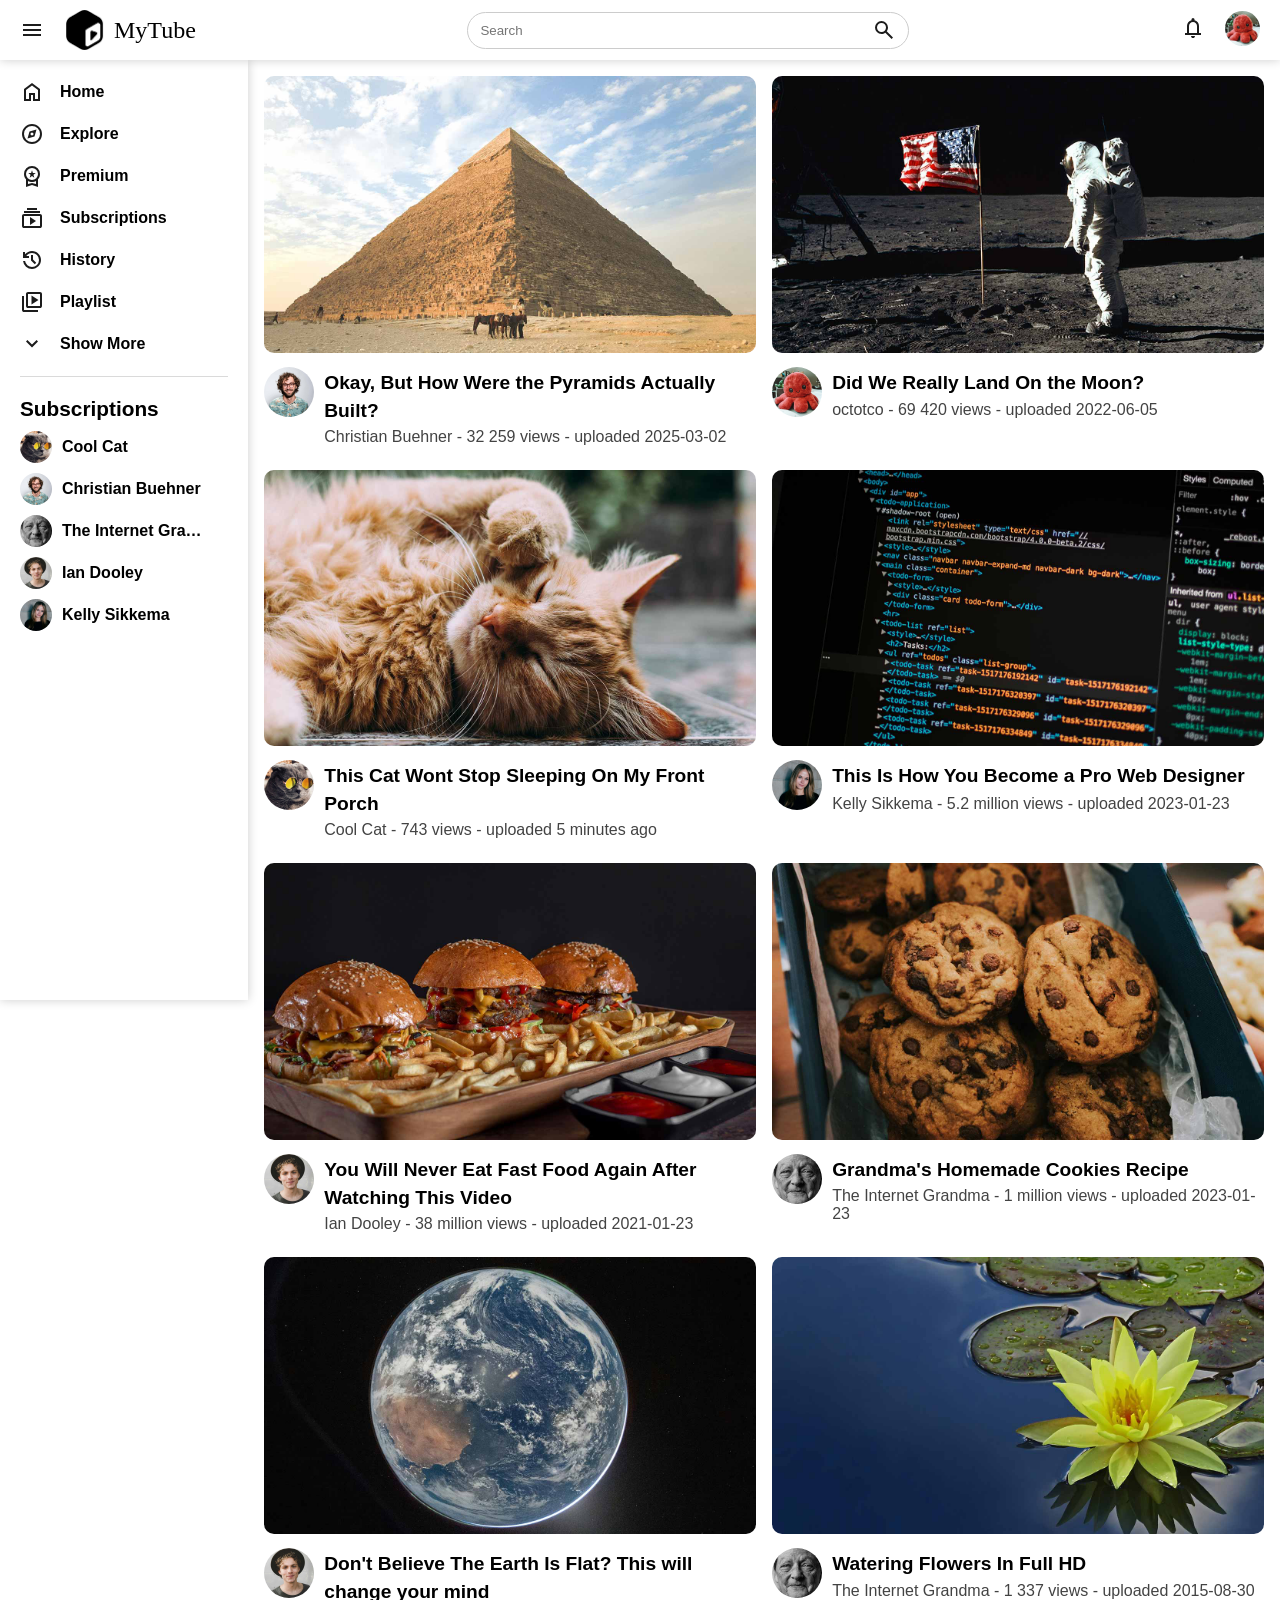
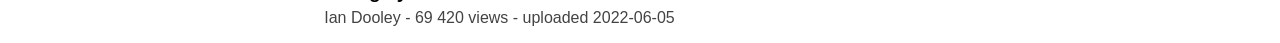
<file: index.html>
<!DOCTYPE html>
<html lang="en">

<head>
    <meta charset="UTF-8">
    <meta name="viewport" content="width=device-width, initial-scale=1.0">
    <link rel="stylesheet" href="css/style.css">
    <link rel="shortcut icon" href="misc/favicon.ico" type="image/x-icon">
    <title>MyTube | Homepage</title>
</head>

<body>
    <div id="wrapper-index" class="wrapper">
        <!-- Top Navbar -->
        <nav class="flex-div">
            <div class="nav-left flex-div">
                <img alt="Menu icon" src="img/icons/menu.svg" class="icon menu-button">
                <a href="index.html" class="flex-div">
                    <img alt="Logo icon" src="img/logo.png" style="max-height: 40px">
                    <h1 class="logo-text">MyTube</h1>
                </a>
            </div>
            <div class="nav-center flex-div">
                <div class="searchbar flex-div">
                    <input type="search" placeholder="Search">
                    <a href="" class="flex-div"><img alt="Search icon" src="img/icons/search.svg" class="icon"></a>
                </div>
            </div>

            <div class="nav-right flex-div">
                <a href=""><img alt="Notifications icon" src="img/icons/notifications.svg" class="icon"></a>
                <a href="channel.html"><img alt="Octopus" src="img/users/octopus.jpg" class="user-icon"></a>
            </div>
        </nav>

        <!-- Left Sidebar -->
        <aside class="sidebar">
            <div class="shortcut-links">
                <a href="index.html" class="flex-div"><img src="img/icons/home.svg" class="icon" alt="Home icon"><p>Home</p></a>
                <a href="" class="flex-div"><img src="img/icons/explore.svg" class="icon" alt="Explore icon"><p>Explore</p></a>
                <a href="" class="flex-div"><img src="img/icons/premium.svg" class="icon" alt="Premium icon"><p>Premium</p></a>
                <a href="" class="flex-div"><img src="img/icons/subscriptions.svg" class="icon" alt="Subscriptions icon"><p>Subscriptions</p></a>
                <a href="" class="flex-div"><img src="img/icons/history.svg" class="icon" alt="History icon"><p>History</p></a>
                <a href="" class="flex-div"><img src="img/icons/playlist.svg" class="icon" alt="Playlist icon"><p>Playlist</p></a>
                <a href="" class="flex-div"><img src="img/icons/arrow-down.svg" class="icon" alt="Arrow down icon"><p>Show More</p></a>
            </div>
            
            <hr>

            <div class="subscriptions">
                <h2>Subscriptions</h2>
                <a href="" class="flex-div"><img src="img/users/cool-cat.jpg" class="user-icon" alt="Cool Cat"><p>Cool Cat</p></a>
                <a href="" class="flex-div"><img src="img/users/christian-buehner.jpg" class="user-icon" alt="Christian Buehner"><p>Christian Buehner</p></a>
                <a href="" class="flex-div"><img src="img/users/grandma.jpg" class="user-icon" alt="The Internet Grandma"><p>The Internet Grandma</p></a>
                <a href="" class="flex-div"><img src="img/users/ian-dooley.jpg" class="user-icon" alt="Ian Dooley"><p>Ian Dooley</p></a>
                <a href="" class="flex-div"><img src="img/users/kelly-sikkema.jpg" class="user-icon" alt="Kelly Sikkema"><p>Kelly Sikkema</p></a>
            </div>

        </aside>

        <div class="fade-layer"></div>

        
        <!-- Main Content -->
        <main class="video-feed-container">
            <div>
                <a href="video.html"><img src="img/thumbnails/pyramid.jpg" class="thumbnail" alt="Pyramid"></a>
                <div class="info">
                    <a style="grid-area: user" href="channel.html"><img src="img/users/christian-buehner.jpg" class="user-icon" alt="Christian Buehner"></a>
                    <h2 style="grid-area: title"><a href="video.html" class="title">Okay, But How Were the Pyramids Built?</a></h2>
                    <p class="subtext">Christian Buehner - 32 259 views - uploaded 2025-03-02</p>
                </div>
            </div>
        </main>

    </div>



    <script src="js/feed.js"></script>
    <script src="js/sidebar.js"></script>

</body>

</html>
</file>
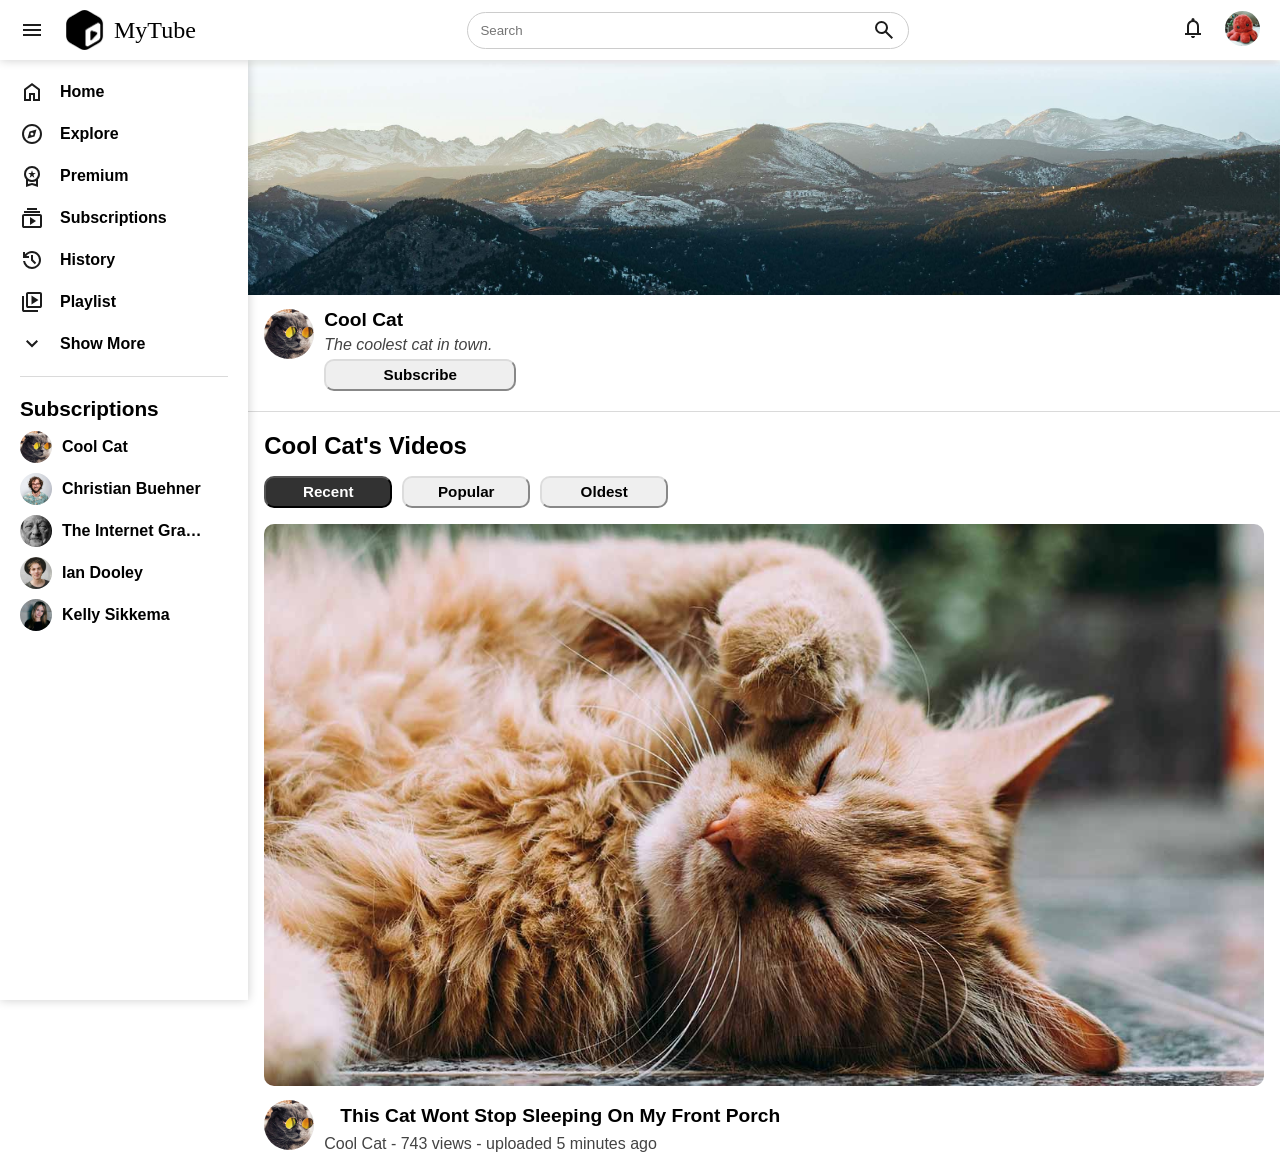
<file: channel.html>
<!DOCTYPE html>
<html lang="en">

<head>
    <meta charset="UTF-8">
    <meta name="viewport" content="width=device-width, initial-scale=1.0">
    <title>Channel</title>
    <link rel="stylesheet" href="css/style.css">
    <link rel="shortcut icon" href="misc/favicon.ico" type="image/x-icon">

</head>

<body>
    <div id="wrapper-channel" class="wrapper">
        <!-- Top Navbar -->
        <nav class="flex-div">
            <div class="nav-left flex-div">
                <img alt="Menu icon" src="img/icons/menu.svg" class="icon menu-button">
                <a href="index.html" class="flex-div">
                    <img alt="Logo icon" src="img/logo.png" style="max-height: 40px">
                    <h1 class="logo-text">MyTube</h1>
                </a>
            </div>
            <div class="nav-center flex-div">
                <div class="searchbar flex-div">
                    <input type="search" placeholder="Search">
                    <a href="" class="flex-div"><img alt="Search icon" src="img/icons/search.svg" class="icon"></a>
                </div>
            </div>

            <div class="nav-right flex-div">
                <a href=""><img alt="Notifications icon" src="img/icons/notifications.svg" class="icon"></a>
                <a href="channel.html"><img alt="Octopus" src="img/users/octopus.jpg" class="user-icon"></a>
            </div>
        </nav>

        <!-- Left Sidebar -->
        <aside class="sidebar">
            <div class="shortcut-links">
                <a href="index.html" class="flex-div"><img src="img/icons/home.svg" class="icon" alt="Home icon"><p>Home</p></a>
                <a href="" class="flex-div"><img src="img/icons/explore.svg" class="icon" alt="Explore icon"><p>Explore</p></a>
                <a href="" class="flex-div"><img src="img/icons/premium.svg" class="icon" alt="Premium icon"><p>Premium</p></a>
                <a href="" class="flex-div"><img src="img/icons/subscriptions.svg" class="icon" alt="Subscriptions icon"><p>Subscriptions</p></a>
                <a href="" class="flex-div"><img src="img/icons/history.svg" class="icon" alt="History icon"><p>History</p></a>
                <a href="" class="flex-div"><img src="img/icons/playlist.svg" class="icon" alt="Playlist icon"><p>Playlist</p></a>
                <a href="" class="flex-div"><img src="img/icons/arrow-down.svg" class="icon" alt="Arrow down icon"><p>Show More</p></a>
            </div>
            
            <hr>

            <div class="subscriptions">
                <h2>Subscriptions</h2>
                <a href="" class="flex-div"><img src="img/users/cool-cat.jpg" class="user-icon" alt="Cool Cat"><p>Cool Cat</p></a>
                <a href="" class="flex-div"><img src="img/users/christian-buehner.jpg" class="user-icon" alt="Christian Buehner"><p>Christian Buehner</p></a>
                <a href="" class="flex-div"><img src="img/users/grandma.jpg" class="user-icon" alt="The Internet Grandma"><p>The Internet Grandma</p></a>
                <a href="" class="flex-div"><img src="img/users/ian-dooley.jpg" class="user-icon" alt="Ian Dooley"><p>Ian Dooley</p></a>
                <a href="" class="flex-div"><img src="img/users/kelly-sikkema.jpg" class="user-icon" alt="Kelly Sikkema"><p>Kelly Sikkema</p></a>
            </div>

        </aside>


        <div class="fade-layer"></div>

        <!-- Main Content -->
        <main>
            <div class="channel-top">
                <img class="banner" src="img/banner.jpg" alt="Banner">
                <div class="info">
                    <img class="user-icon" src="img/users/cool-cat.jpg" alt="Cool Cat">
                    <h2 class="title">Cool Cat</h2>
                    <i class="subtext">The coolest cat in town.</i>
                    <button class="subscribe-button">Subscribe</button>
                </div>
            </div>

            <hr>

            
            <div class="channel-feed">
                <h2>Cool Cat's Videos</h2>
                
                <div class="sorting">
                    <button>Recent</button>
                    <button>Popular</button>
                    <button>Oldest</button>
                </div>

                <div class="video-feed-container">
                    <div>
                        <a href="video.html"><img src="img/thumbnails/eepy-cat.jpg" class="thumbnail" alt="Sleepy Cat"></a>
                        <div class="info">
                            <a style="grid-area: user" href="channel.html"><img src="img/users/cool-cat.jpg" class="user-icon" alt="Cool Cat"></a>
                            <h2 style="grid-area: title"><a href="video.html" class="title">This Cat Wont Stop Sleeping On My Front Porch</a></h2>
                            <p class="subtext">Cool Cat - 743 views - uploaded 5 minutes ago</p>
                        </div>
                    </div>
                </div>

            </div>

        </main>
    </div>

    <script src="js/sidebar.js"></script>

</body>

</html>
</file>
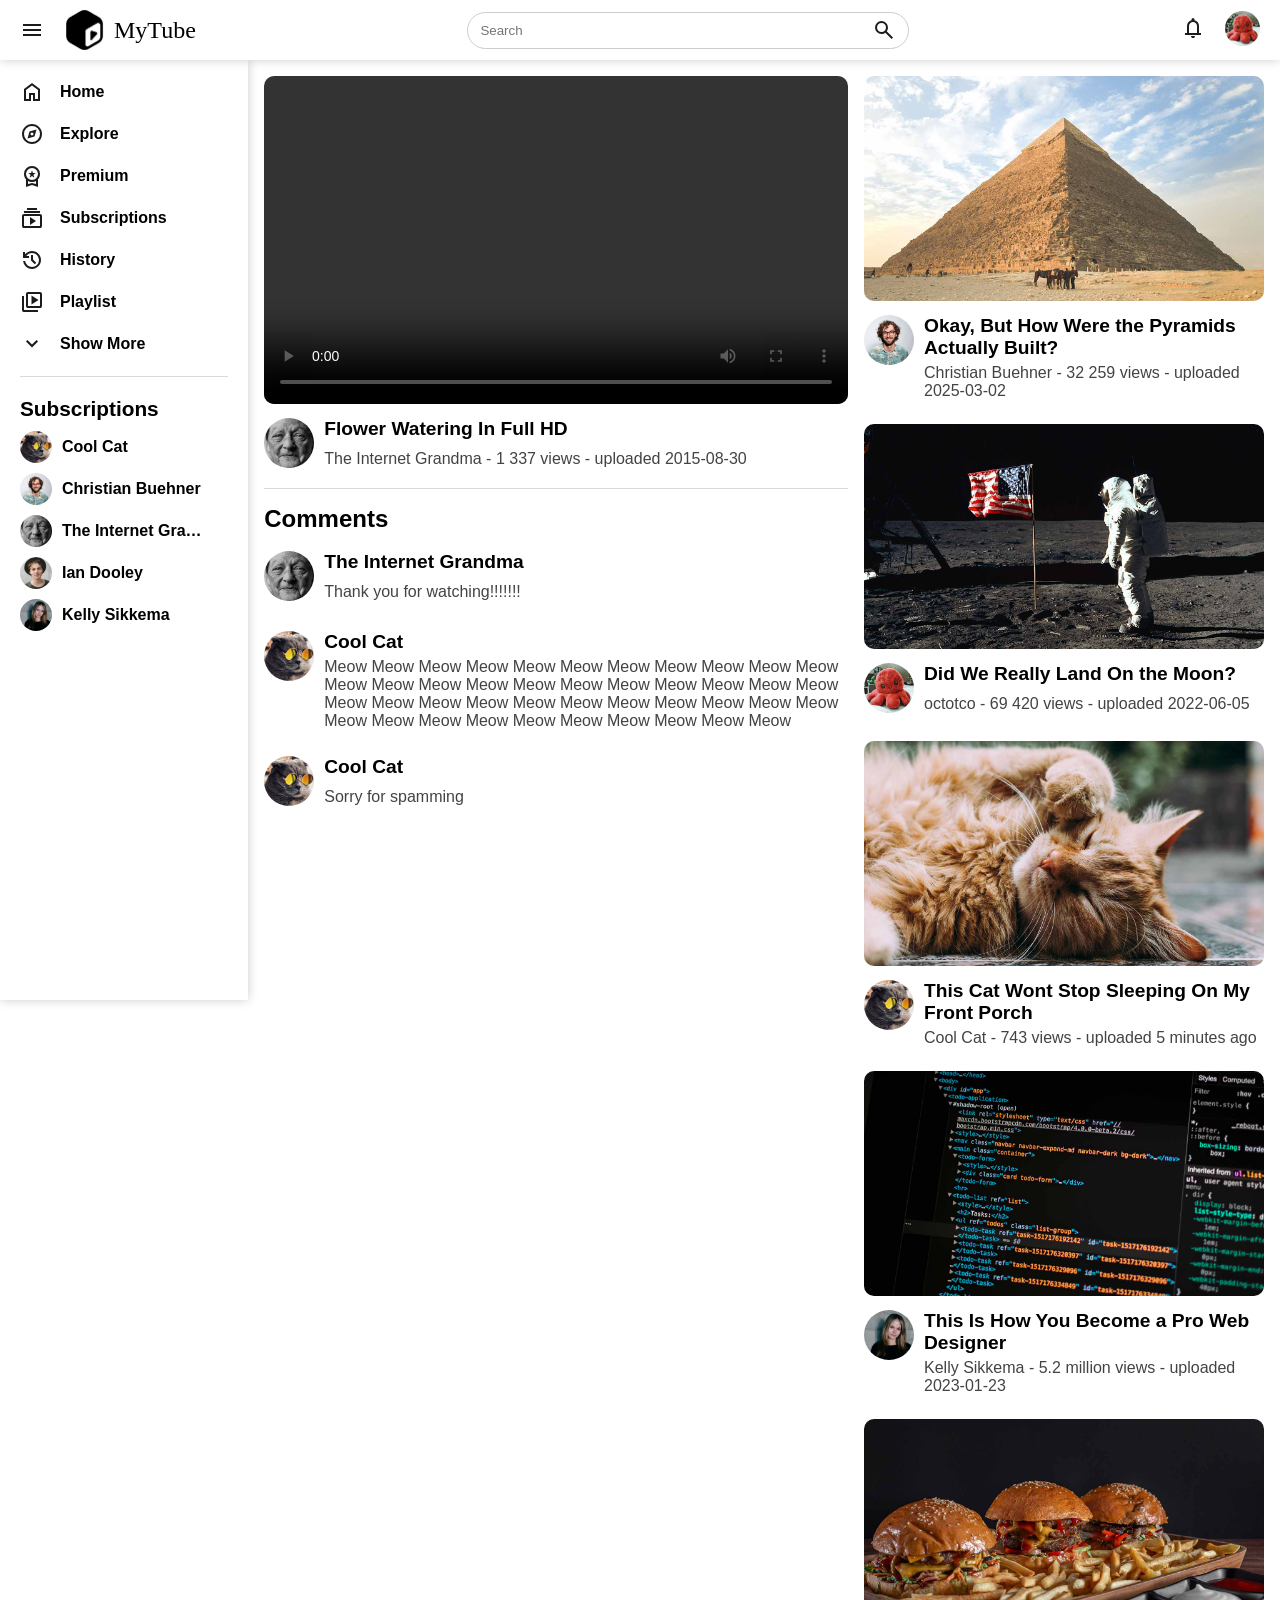
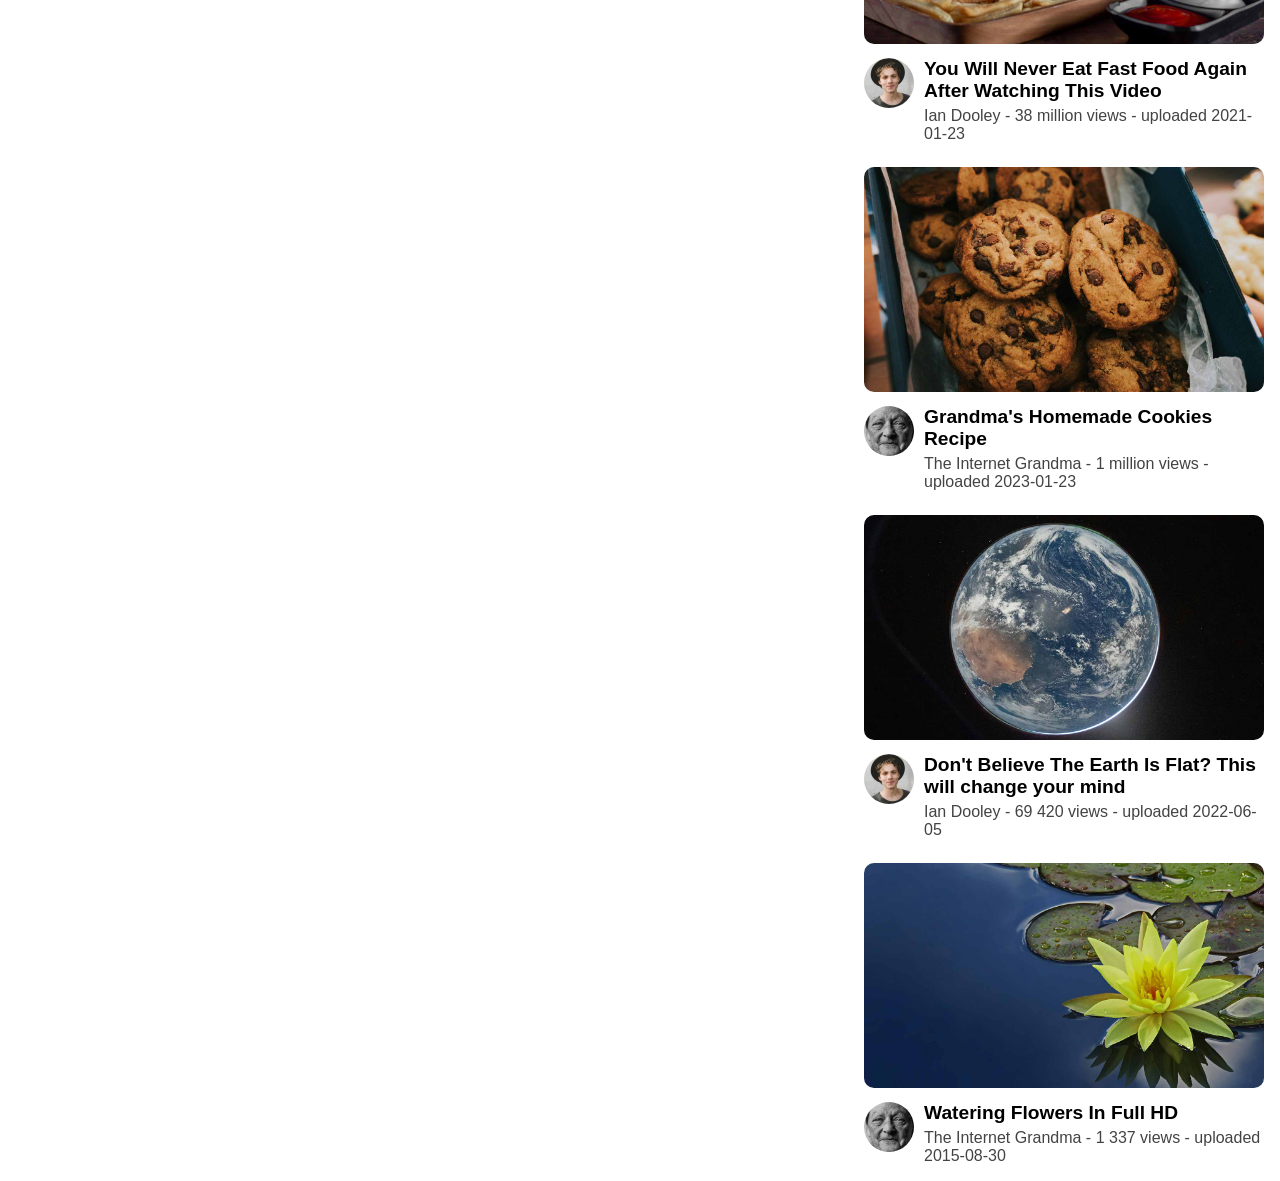
<file: video.html>
<!DOCTYPE html>
<html lang="en">

<head>
    <meta charset="UTF-8">
    <meta name="viewport" content="width=device-width, initial-scale=1.0">
    <link rel="stylesheet" href="css/style.css">
    <link rel="shortcut icon" href="misc/favicon.ico" type="image/x-icon">
    <title>MyTube | Flower Watering in 4K</title>
</head>

<body>
    <div id="wrapper-video" class="wrapper">
        <!-- Top Navbar -->
        <nav class="flex-div">
            <div class="nav-left flex-div">
                <img alt="Menu icon" src="img/icons/menu.svg" class="icon menu-button">
                <a href="index.html" class="flex-div">
                    <img alt="Logo icon" src="img/logo.png" style="max-height: 40px">
                    <h1 class="logo-text">MyTube</h1>
                </a>
            </div>
            <div class="nav-center flex-div">
                <div class="searchbar flex-div">
                    <input type="search" placeholder="Search">
                    <a href="" class="flex-div"><img alt="Search icon" src="img/icons/search.svg" class="icon"></a>
                </div>
            </div>

            <div class="nav-right flex-div">
                <a href=""><img alt="Notifications icon" src="img/icons/notifications.svg" class="icon"></a>
                <a href="channel.html"><img alt="Octopus" src="img/users/octopus.jpg" class="user-icon"></a>
            </div>
        </nav>

        <!-- Left Sidebar -->
        <aside class="sidebar">
            <div class="shortcut-links">
                <a href="index.html" class="flex-div"><img src="img/icons/home.svg" class="icon" alt="Home icon"><p>Home</p></a>
                <a href="" class="flex-div"><img src="img/icons/explore.svg" class="icon" alt="Explore icon"><p>Explore</p></a>
                <a href="" class="flex-div"><img src="img/icons/premium.svg" class="icon" alt="Premium icon"><p>Premium</p></a>
                <a href="" class="flex-div"><img src="img/icons/subscriptions.svg" class="icon" alt="Subscriptions icon"><p>Subscriptions</p></a>
                <a href="" class="flex-div"><img src="img/icons/history.svg" class="icon" alt="History icon"><p>History</p></a>
                <a href="" class="flex-div"><img src="img/icons/playlist.svg" class="icon" alt="Playlist icon"><p>Playlist</p></a>
                <a href="" class="flex-div"><img src="img/icons/arrow-down.svg" class="icon" alt="Arrow down icon"><p>Show More</p></a>
            </div>
            
            <hr>

            <div class="subscriptions">
                <h2>Subscriptions</h2>
                <a href="" class="flex-div"><img src="img/users/cool-cat.jpg" class="user-icon" alt="Cool Cat"><p>Cool Cat</p></a>
                <a href="" class="flex-div"><img src="img/users/christian-buehner.jpg" class="user-icon" alt="Christian Buehner"><p>Christian Buehner</p></a>
                <a href="" class="flex-div"><img src="img/users/grandma.jpg" class="user-icon" alt="The Internet Grandma"><p>The Internet Grandma</p></a>
                <a href="" class="flex-div"><img src="img/users/ian-dooley.jpg" class="user-icon" alt="Ian Dooley"><p>Ian Dooley</p></a>
                <a href="" class="flex-div"><img src="img/users/kelly-sikkema.jpg" class="user-icon" alt="Kelly Sikkema"><p>Kelly Sikkema</p></a>
            </div>

        </aside>
        
        <div class="fade-layer"></div>

        <!-- Main Content -->
        <main>
            <div class="video-container">
                <video controls autoplay>
                    <source src="misc/sample.mp4" type="video/mp4">
                </video>
                <div class="info">
                    <a href="channel.html" style="grid-area: user"><img src="img/users/grandma.jpg" class="user-icon" alt="The Internet Grandma"></a>
                    <h2 class="title">Flower Watering In Full HD</h2>
                    <p class="subtext">The Internet Grandma - 1 337 views - uploaded 2015-08-30</p>
                </div>
                <hr>
                <section class="comment-section">
                    <h2>Comments</h2>
                    <div class="comment info">
                        <a href="channel.html" style="grid-area: user"><img src="img/users/grandma.jpg" class="user-icon" alt="The Internet Grandma"></a>
                        <h3 class="title">The Internet Grandma</h3>
                        <p class="subtext">Thank you for watching!!!!!!!</p>
                    </div>
                    <div class="comment info">
                        <a href="channel.html" style="grid-area: user"><img src="img/users/cool-cat.jpg" class="user-icon" alt="Cool Cat"></a>
                        <h3 class="title">Cool Cat</h3>
                        <p class="subtext">Meow Meow Meow Meow Meow Meow Meow Meow Meow Meow Meow Meow Meow Meow Meow Meow Meow Meow Meow Meow Meow Meow Meow Meow Meow Meow Meow Meow Meow Meow Meow Meow Meow Meow Meow Meow Meow Meow Meow Meow Meow Meow Meow</p>
                    </div>
                    <div class="comment info">
                        <a href="channel.html" style="grid-area: user"><img src="img/users/cool-cat.jpg" class="user-icon" alt="Cool Cat"></a>
                        <h3 class="title">Cool Cat</h3>
                        <p class="subtext">Sorry for spamming</p>
                    </div>
                </section>
            </div>

            <div class="video-feed-container">
                <div>
                    <a href="video.html"><img src="img/thumbnails/pyramid.jpg" class="thumbnail" alt="Pyramid"></a>
                    <div class="info">
                        <a href="channel.html" style="grid-area:user"><img src="img/users/christian-buehner.jpg" class="user-icon" alt="Christian Buehner"></a>
                        <a href="video.html" style="grid-area:title"><h2 class="title">Okay, But How Were the Pyramids Built?</h2></a>
                        <p class="subtext">Christian Buehner - 32 259 views - uploaded 2025-03-02</p>
                    </div>
                </div>
            </div>
        </main>

    </div>

    <script src="js/feed.js"></script>
    <script src="js/sidebar.js"></script>
</body>

</html>
</file>
<file: css/style.css>
:root {
    --default-radius: 10px;
    --default-spacing: 16px;

}


*{
    margin: 0;
    padding: 0;
    font-family:sans-serif;
}

a {
    text-decoration: none;
    color: inherit;
}

ul {
    list-style: none;
}

hr {
    border: 0;
    background-color: #dadada;
    height: 1px;
    margin: 20px 0;
}

main {
    grid-area: mn;
}

.flex-div {
    display: flex;
    align-items: center;
}

.icon {
    filter: invert()
}


.wrapper {
    display: grid;
    grid-template-areas:
    "nv nv"
    "sb mn";
    grid-template-columns: auto 1fr;
}

/* Top Navitation */
nav {
    grid-area: nv;
    position: sticky;
    top: 0;
    padding: 10px 20px;
    gap: 20px;
    
    justify-content: space-between;

    box-shadow: 0 0 10px rgba(0, 0, 0, 0.2);
    background-color: white;
    z-index: 5;
}


.nav-left, .nav-right, .nav-center {
    gap: 20px;
}

.nav-left a {
    gap: 10px;
}


.logo-text {
    font-family:fantasy;
    font-weight:lighter
}

.user-icon {
    border-radius: 50%;
    max-width: 50px;
}

.nav-right .user-icon {
    width: 35px;
}

.nav-center {
    height: 35px;
    border: 1px solid #cccccc;
    border-radius: 35px;
}

.searchbar {
    padding: 0 12px;
}

.searchbar input {
    border: 0;
    outline: 0;
    background: transparent;
    width: 30vw;
    margin-right: 8px;
}

.menu-button{
    cursor:pointer
}

/* Sidebar */
.sidebar {
    grid-area: sb;
    background-color: #ffffff;
    height: 100vh;
    position: sticky;
    top: 58px;
    padding: 20px;
    transition: transform 0.2s;
    box-shadow: 0 0 10px rgba(0, 0, 0, 0.2);
    width: min-content;
    z-index: 4;
    font-weight: bold
}

.shortcut-links {
    display: flex;
    flex-direction: column;
    gap: 18px;
}

.shortcut-links a {
    gap: 16px;
}

.shortcut-links hr {
    height: 1px;
    border: none;
    background-color: #cccccc;
}

.subscriptions {
    display: flex;
    flex-direction: column;
    gap: 10px;
}

.subscriptions h2 {
    font-size: 1.3rem;
}

.subscriptions a {
    gap: 10px;
    width: 100%;
}

.subscriptions a p {
    width: 70%;

    white-space: nowrap;
    overflow:hidden;
    text-overflow:ellipsis;
}

.subscriptions a img {
    height: 32px;
}

.fade-layer {
    position: fixed;
    width: 100%;
    height: 100%;
    background-color: rgba(0, 0, 0, 0.5);
    display: none
}



/* Videos */
.video-feed-container {
    display: grid;
    grid-template-columns: repeat(auto-fit, minmax(400px, 1fr));

    height:fit-content;
    column-gap: var(--default-spacing);
    row-gap: 24px;
    padding: var(--default-spacing)
}


.thumbnail {
    border-radius: var(--default-radius);
    max-width: 100%;
}

.info {
    display: grid;
    grid-template-areas:
    "user title"
    "user subtext";
    justify-content: left;
    padding-top: 10px;
    column-gap: 10px;
    row-gap: 5px;
}

.info .user-icon {
    grid-area: user;
}

.info .title {
    grid-area: title;
}

.info .subtext {
    grid-area: subtext;
}


.title {
    font-size: 1.2rem;
}

.subtext {
    color: rgb(67, 67, 67)
}

.comment {
    margin-top: 8px;
    margin-bottom: 16px;
}



/* Video Player */
#wrapper-video main {
    display: grid;
}


.video-container {
    grid-area: vd;
}

.video-container hr {
    margin: var(--default-spacing) 0;
}

video {
    width: 100%;
    aspect-ratio: 16/9;

}

/* Channel */

.channel-top .info {
    grid-template-areas: 
    "user title"
    "user subtext"
    "user button";

    margin: 0 var(--default-spacing);
}

.subscribe-button {
    grid-area: button;
    aspect-ratio: 6/1;
}

.channel-feed h2 {
    margin: 0 var(--default-spacing);
}

.sorting {
    display: grid;
    gap: 10px;
    grid-template-columns: repeat(3, 1fr);
    margin: 0 var(--default-spacing);
    margin-top: var(--default-spacing);
    width: min-content;
}

button {
    border-radius: var(--default-radius);
    border-color: gainsboro;
    cursor:  pointer;
    min-height: 32px;

    font-weight: bolder;
    font-family:'Segoe UI', Tahoma, Geneva, Verdana, sans-serif;
    font-size: 0.95rem;
}



.sorting button {
    aspect-ratio: 4/1;
}

.sorting :first-child {
    background-color: #323232;
    color: white;
    border-color: black;
}

.channel-top .banner {
    max-width: 100%;
    object-fit: cover;
    min-height: 64px;
}



/* MOBILE */
@media screen and (max-width:900px) {
    .sidebar {
        position: fixed;
        left: 0;
        transform: translateX(-100%);
    }

    .toggle-sidebar {
        transform: translateX(0);
    }

    .logo-text {
        display:none;
    }

    .show {
        display: block;
    }

    #wrapper-video main {
        grid-template-areas: "vd" "vc";
    }

    #wrapper-video .info, .comment-section {
        margin-left: var(--default-spacing);
        margin-right: var(--default-spacing);
    }

    .banner {
        zoom: 400%
    }
}

/* DESKTOP */
@media screen and (min-width:901px) {
    .toggle-sidebar a p, .toggle-sidebar h2 {
        display: none;
        width: fit-content;
    }

    #wrapper-video main {
        grid-template-columns: auto min-content;
        grid-template-areas: "vd vc";
    }

    .video-container {
        margin: var(--default-spacing);
        margin-right: 0;
    }

    video {
        border-radius: var(--default-radius);
    }
}
</file>
